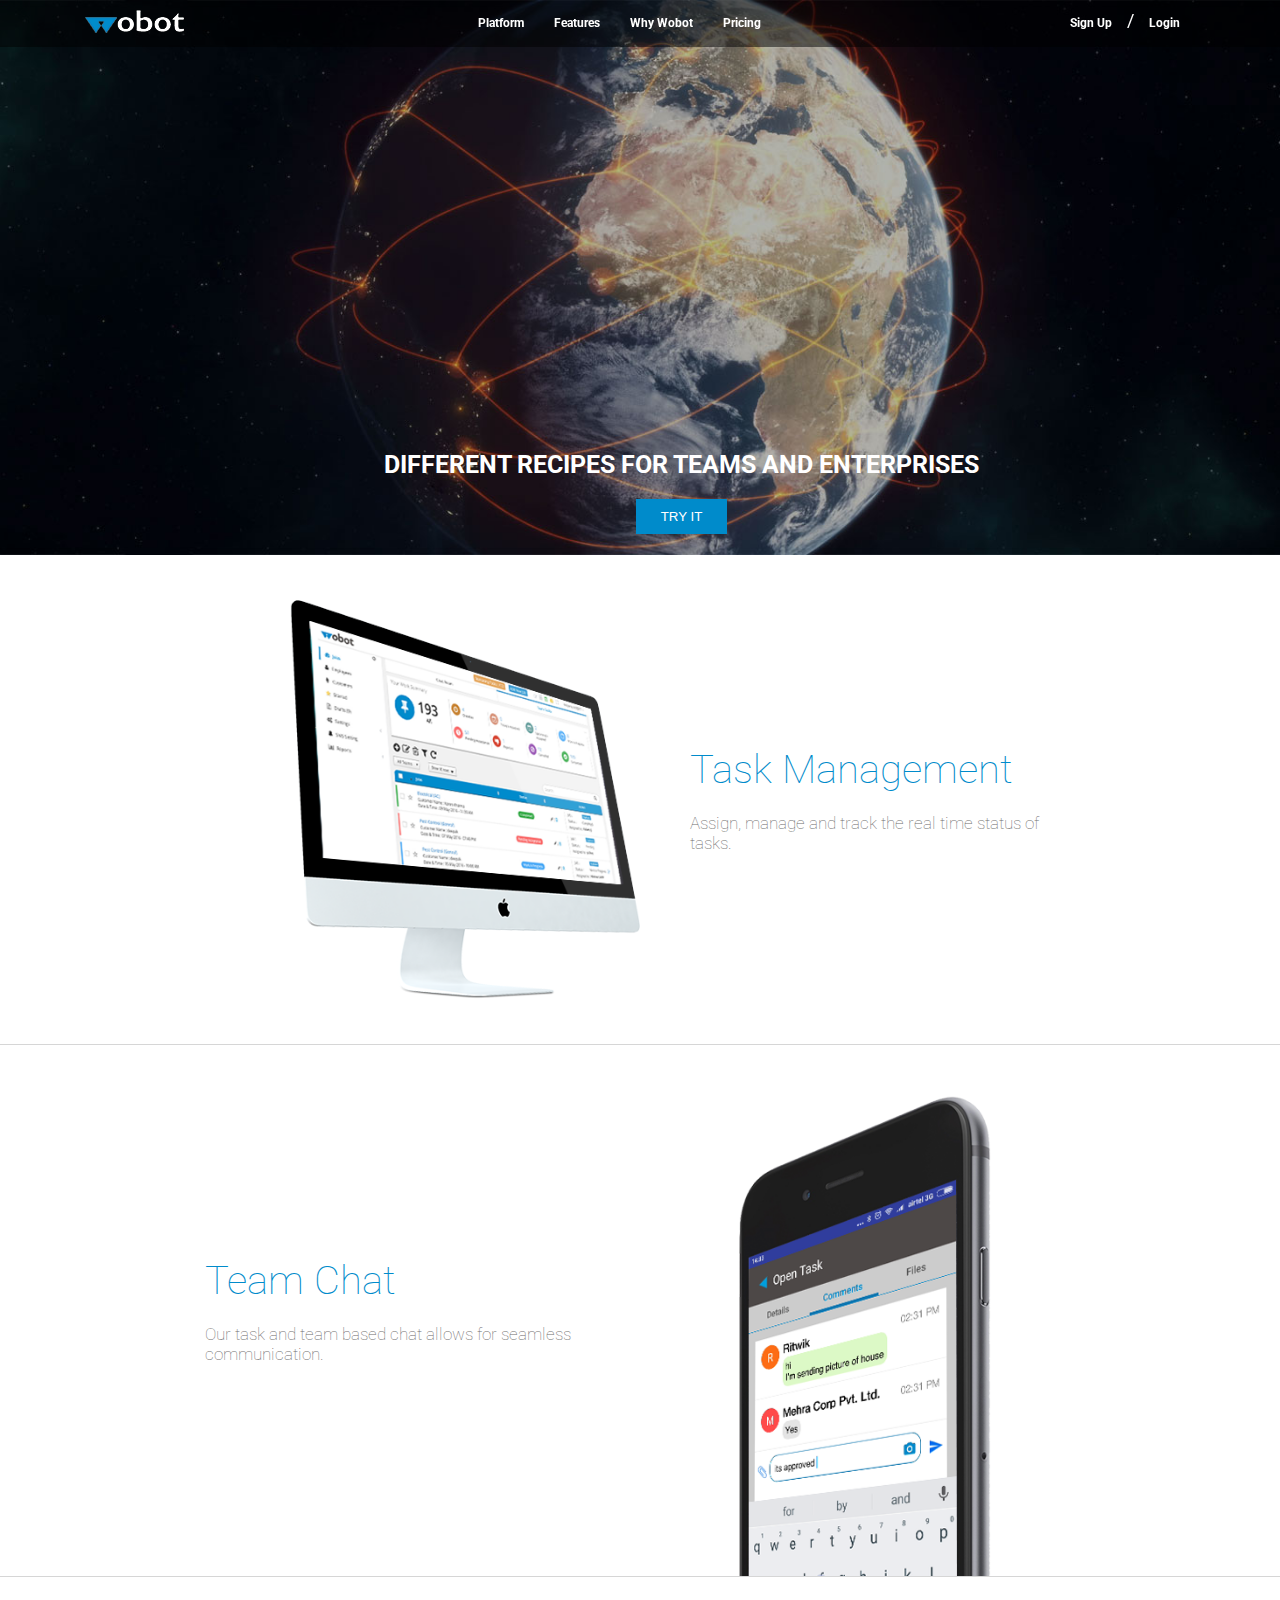
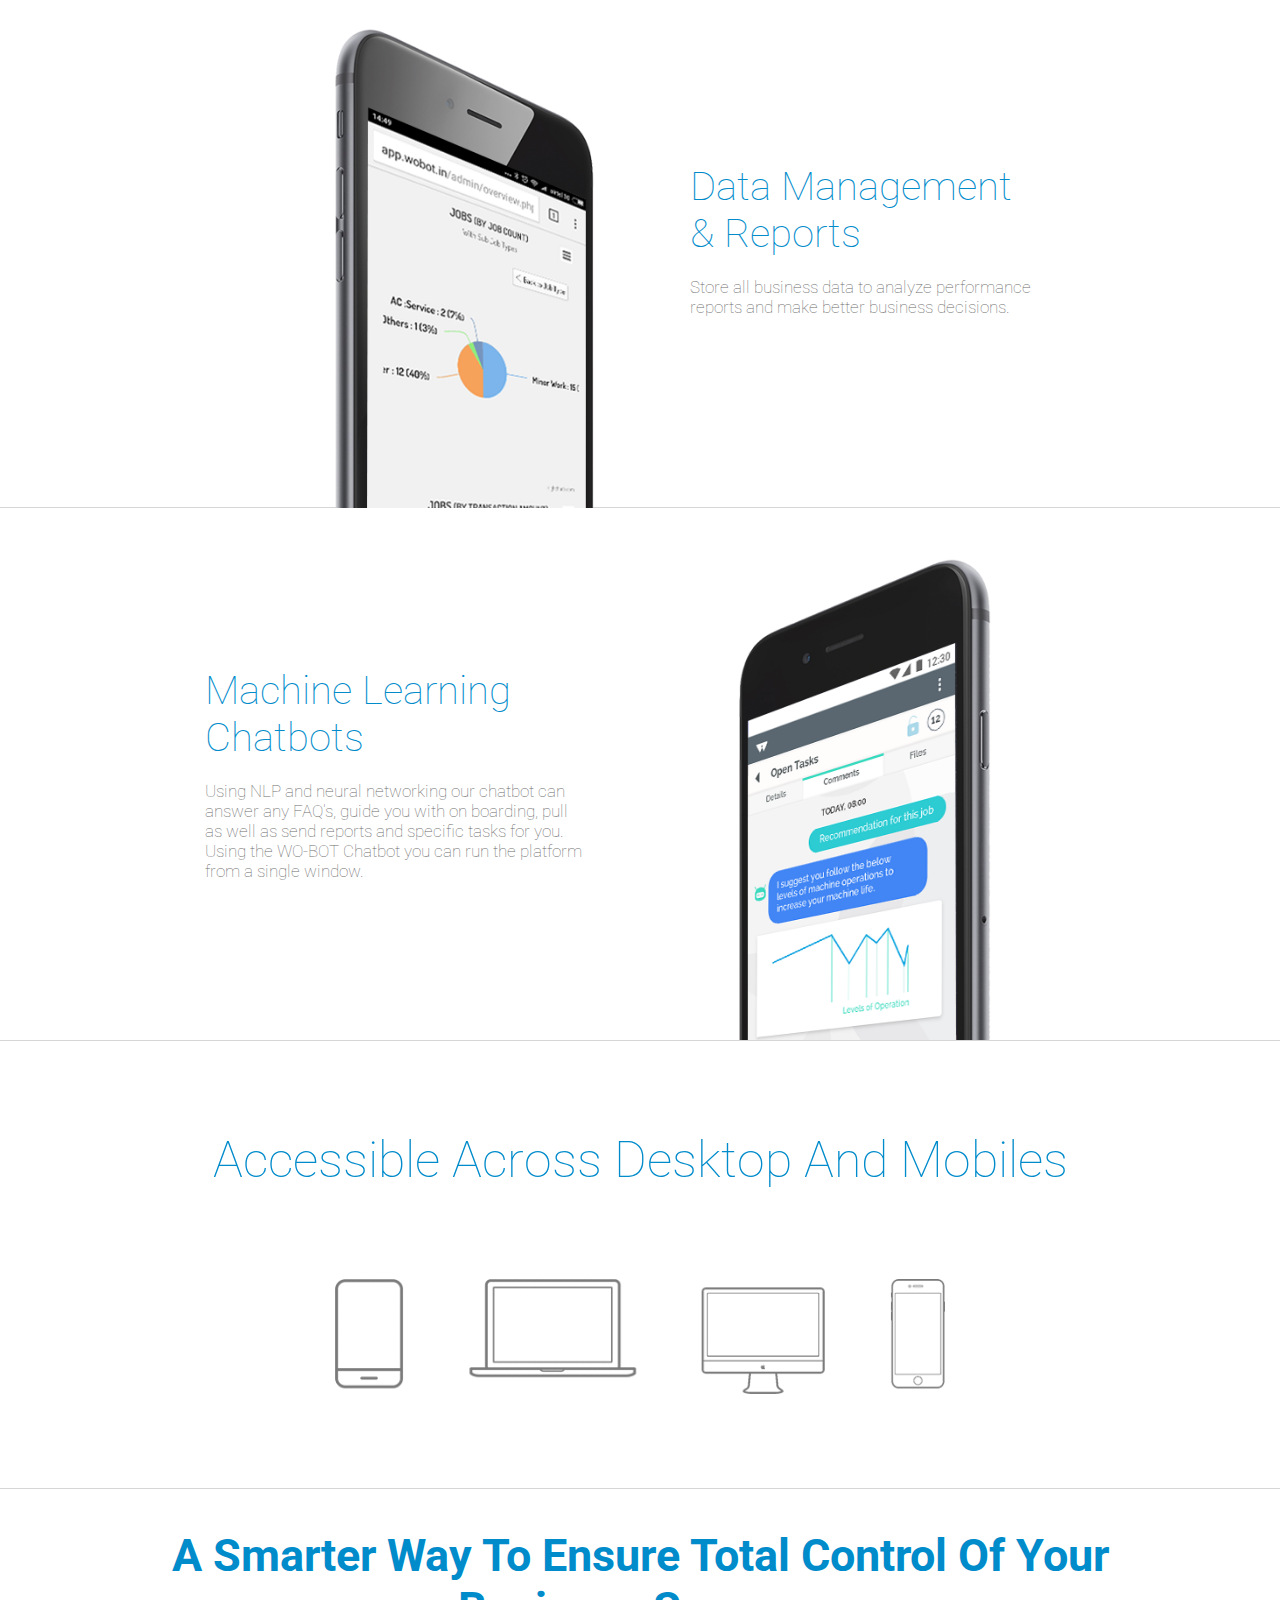
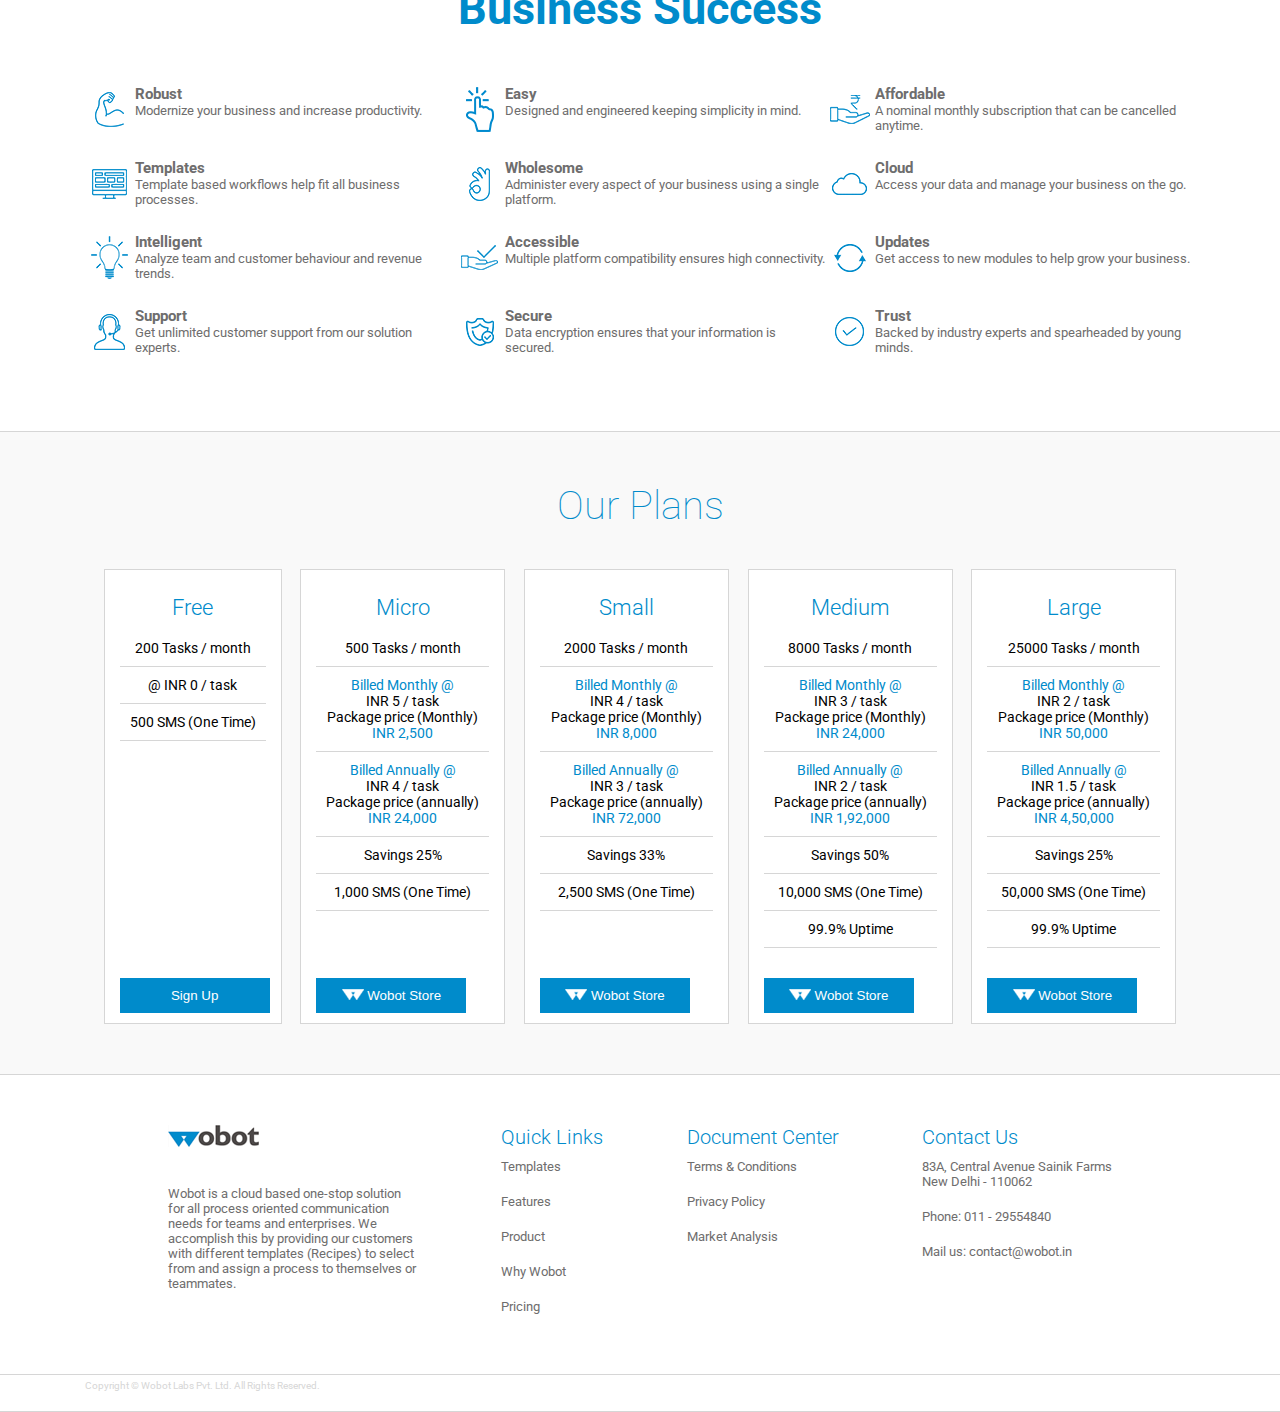
<file: index.html>
<!DOCTYPE html>
<html lang="en">
<head>
  <meta charset="UTF-8">
  <meta name="viewport" content="width=device-width, initial-scale=1.0">
  <meta http-equiv="X-UA-Compatible" content="ie=edge">
  <title>Wobot</title>
  <link rel="icon" href="asset/images/w-icon.png" type="image/png">
  <meta name="description" content="">
  <meta name="keyword" content="">
  <meta name="author" content="">
  <!-- other source files -->
  <link rel="stylesheet" href="asset/css/style.css">
</head>
<body>
  <!-- Header Start -->    
  <header class="banner">
    <div class="topnav">
      <div class="container">
        <ul class="nav">
          <li>
            <a href="#"><img src="asset/images/logo.png" alt="Wobot Logo"></a>
          </li>
          <li>
            <ul>
              <li><a href="#platform">Platform</a></li>
              <li><a href="#features">Features</a></li>
              <li><a href="#why">Why Wobot</a></li>
              <li><a href="#our-plans">Pricing</a></li>
            </ul>
          </li>
          <li>
            <ul>
              <li><a href="#">Sign Up</a></li>
              <li>/</li>
              <li><a href="#">Login</a></li>
            </ul>
          </li>
        </ul>
      </div>
    </div>
    <div>
      <img src="asset/images/banner-1.jpg" width="100%" alt="Wobot Banner">
    </div>
    <div class="banner-text">
      <h1 class="uppercase">different recipes for teams and enterprises</h1>
      <button class="uppercase"><a href="">Try It</a></button>
    </div>
  </header>    
  <!-- Header End -->
  <!-- Main Start -->
  <main>
    <!-- First Container -->
    <section>
      <div class="container">
        <div class="inline-flex">
          <div>
            <img class="f-r" width="350px" src="asset/images/task-management.png" alt="Task Management">
          </div>
          <div class="pl-5">
            <h2>Task Management</h2>
            <p>Assign, manage and track the real time status of tasks.</p>
          </div>
        </div>
      </div>
    </section>
    <!-- Second Container -->
    <section>
      <div class="container">
        <div class="inline-flex">
          <div class="pl-12">
            <h2>Team Chat</h2>
            <p>Our task and team based chat allows for seamless communication.</p>
          </div>
          <div class="pl-5">
            <img class="f-l pt-5" width="350px" src="asset/images/team-chat.png" alt="Team Chat">
          </div>
        </div>
      </div>
    </section>
    <!-- Third Container -->
    <section>
      <div class="container">
        <div class="inline-flex">
          <div>
            <img class="f-r pt-5 mb-05" width="350px" src="asset/images/data-managemnt-reports.png" alt="Data Management and Reports">
          </div>
          <div class="pl-5">
            <h2>Data Management & Reports</h2>
            <p>Store all business data to analyze performance reports and make better business decisions.</p>
          </div>
        </div>
      </div>
    </section>
    <!-- Forth Container -->
    <section>
      <div class="container">
        <div class="inline-flex">
          <div class="pl-12">
            <h2>Machine Learning Chatbots</h2>
            <p>Using NLP and neural networking our chatbot can answer any FAQ's, guide you with on boarding, pull as well as send reports and specific tasks for you. Using the WO-BOT Chatbot you can run the platform from a single window.</p>
          </div>
          <div class="pl-5">
            <img class="f-l pt-5" width="350px" src="asset/images/machine-learning.png" alt="Machine Learning Chatbots">
          </div>
        </div>
      </div>
    </section>
    <!-- Fifth Container -->
    <section id="platform">
      <div class="container">
        <div class="desktop-mobile">
          <h2>Accessible Across Desktop And Mobiles</h2>
          <img src="asset/images/desktop-mobile.png" alt="Desktop And Mobiles">
        </div>
      </div>
    </section>
    <!-- Sixth Container -->
    <section id="features">
      <div class="container">
        <div class="features-title">
          <h2>A Smarter Way To Ensure Total Control Of Your Business Success</h2>
        </div>
        <div class="features">
          <div class="features-row">
            <div class="features-set">
              <div>
                <img src="asset/images/icon-1.png" alt="Robust">
              </div>
              <div>
                <h5>Robust</h5>
                <p>Modernize your business and increase productivity.</p>
              </div>
            </div>
            <div class="features-set">
              <div>
                <img src="asset/images/icon-2.png" alt="Easy">
              </div>
              <div>
                <h5>Easy</h5>
                <p>Designed and engineered keeping simplicity in mind.</p>
              </div>
            </div>
            <div class="features-set">
              <div>
                <img src="asset/images/icon-3.png" alt="Affordable">
              </div>
              <div>
                <h5>Affordable</h5>
                <p>A nominal monthly subscription that can be cancelled anytime.</p>
              </div>
            </div>
          </div>
          <div class="features-row">
            <div class="features-set">
              <div>
                <img src="asset/images/icon-4.png" alt="Templates">
              </div>
              <div>
                <h5>Templates</h5>
                <p>Template based workflows help fit all business processes.</p>
              </div>                  
            </div>
            <div class="features-set">
              <div>
                <img src="asset/images/icon-5.png" alt="Wholesome">
              </div>
              <div>
                <h5>Wholesome</h5>
                <p>Administer every aspect of your business using a single platform.</p>
              </div>
            </div>
            <div class="features-set">
              <div>
                <img src="asset/images/icon-6.png" alt="Cloud">
              </div>
              <div>
                <h5>Cloud</h5>
                <p>Access your data and manage your business on the go.</p>
              </div>
            </div>
          </div>
          <div class="features-row">
            <div class="features-set">
              <div>
                <img src="asset/images/icon-7.png" alt="Intelligent">
              </div>
              <div>
                <h5>Intelligent</h5>
                <p>Analyze team and customer behaviour and revenue trends.</p>
              </div>
            </div>
            <div class="features-set">
              <div>
                <img src="asset/images/icon-8.png" alt="Accessible">
              </div>
              <div>
                <h5>Accessible</h5>
                <p>Multiple platform compatibility ensures high connectivity.</p>
              </div>
            </div>
            <div class="features-set">
              <div>
                <img src="asset/images/icon-9.png" alt="Updates">
              </div>
              <div>
                <h5>Updates</h5>
                <p>Get access to new modules to help grow your business.</p>
              </div>
            </div>
          </div>      
          <div class="features-row">
            <div class="features-set">
              <div>
                <img src="asset/images/icon-10.png" alt="Support">
              </div>
              <div>
                <h5>Support</h5>
                <p>Get unlimited customer support from our solution experts.</p>
              </div>
            </div>
            <div class="features-set">
              <div>
                <img src="asset/images/icon-11.png" alt="Secure">
              </div>
              <div>
                <h5>Secure</h5>
                <p>Data encryption ensures that your information is secured.</p>
              </div>
            </div>
            <div class="features-set">
              <div>
                <img src="asset/images/icon-12.png" alt="Trust">
              </div>
              <div>
                <h5>Trust</h5>
                <p>Backed by industry experts and spearheaded by young minds.</p>
              </div>
            </div>
          </div>
        </div>
      </div>
    </section>
  <!-- Seven Container -->
    <section id="our-plans" class="our-plans">
      <div class="container">
        <h2>Our Plans</h2>
        <div class="plans">
        <!-- Plan One -->
          <div>
            <h4>Free</h4>
            <p>200 Tasks / month</p>              
            <p>@ INR 0 / task</p>              
            <p>500 SMS (One Time)</p>              
            <button type="button">Sign Up</button>
          </div>
        <!-- Plan Two -->
          <div>
            <h4>Micro</h4>
            <p>500 Tasks / month</p>
            <p><span>Billed Monthly @</span><br/>
            INR 5 / task<br/>
            Package price (Monthly)<br/>
            <span>INR 2,500</span></p>
            <p><span>Billed Annually @</span><br/>
            INR 4 / task<br/>
            Package price (annually)<br/>
            <span>INR 24,000</span></p>
            <p>Savings 25%</p>
            <p>1,000 SMS (One Time)</p>
            <button type="button"><img src="asset/images/w-icon.png" alt="Wobot Store"> Wobot Store</button>
          </div>
        <!-- Plan Three -->
          <div>
            <h4>Small</h4>
            <p>2000 Tasks / month</p>
            <p><span>Billed Monthly @</span><br/>
            INR 4 / task<br/>
            Package price (Monthly)<br/>
            <span>INR 8,000</span>
            </p>
            <p><span>Billed Annually @</span><br/>
            INR 3 / task<br/>
            Package price (annually)<br/>
            <span>INR 72,000</span>
            </p>
            <p>Savings 33%</p>
            <p>2,500 SMS (One Time)</p>
            <button type="button"><img src="asset/images/w-icon.png" alt="Wobot Store"> Wobot Store</button>
          </div>
        <!-- Plan Four -->
          <div>
            <h4>Medium</h4>
            <p>8000 Tasks / month</p>
            <p>
            <span>Billed Monthly @</span><br/>
            INR 3 / task<br/>
            Package price (Monthly)<br/>
            <span>INR 24,000</span><br/>                    
            </p>
            <p>
            <span>Billed Annually @</span><br/>
            INR 2 / task<br/>
            Package price (annually)<br/>
            <span>INR 1,92,000</span>                    
            </p>
            <p>Savings 50%</p>
            <p>10,000 SMS (One Time)</p>
            <p>99.9% Uptime</p>
            <button type="button"><img src="asset/images/w-icon.png" alt="Wobot Store"> Wobot Store</button>
          </div>
        <!-- Plan Five -->
          <div>
            <h4>Large</h4>
            <p>25000 Tasks / month</p>
            <p>
            <span>Billed Monthly @</span><br/>
            INR 2 / task<br/>
            Package price (Monthly)<br/>
            <span>INR 50,000</span>
            </p>
            <p>
            <span>Billed Annually @</span><br/>
            INR 1.5 / task<br/>
            Package price (annually)<br/>
            <span>INR 4,50,000</span>
            </p>
            <p>Savings 25%</p>
            <p>50,000 SMS (One Time)</p>
            <p>99.9% Uptime</p>
            <button type="button"><img src="asset/images/w-icon.png" alt="Wobot Store"> Wobot Store</button>
          </div>
        </div>
      </div>
    </section>
  </main>
<!-- Main End -->
<!-- Footer Start -->
  <footer id="why">
    <section>
      <div class="container">
        <div class="footer">
          <div>
            <img src="asset/images/footer-logo.png" alt="Wobot Footer Logo">
            <p class="mt-1">Wobot is a cloud based one-stop solution for all process oriented communication needs for teams and enterprises. We accomplish this by providing our customers with different templates (Recipes) to select from and assign a process to themselves or teammates.</p>
          </div>
          <div>
            <h5>Quick Links</h5>
            <p>Templates</p>
            <p>Features</p>
            <p>Product</p>
            <p>Why Wobot</p>
            <p>Pricing</p>
          </div>
          <div>
            <h5>Document Center</h5>
            <p>Terms & Conditions</p>
            <p>Privacy Policy</p>
            <p>Market Analysis</p>
          </div>
          <div>
            <h5>Contact Us</h5>
            <p>83A, Central Avenue Sainik Farms <br>New Delhi - 110062</p>
            <p>Phone: 011 - 29554840</p>
            <p>Mail us: contact@wobot.in</p>
          </div>
        </div>
      </div>
    </section>
    <!-- Copy right -->
    <section>
      <div class="container">
        <div class="copyright">
          <div>
            <p>Copyright © Wobot Labs Pvt. Ltd. All Rights Reserved.</p>
          </div>
        </div>
      </div>
    </section>
  </footer>
<!-- Footer End -->
<script src="asset/js/main.js"></script>
</body>
</html>
</file>
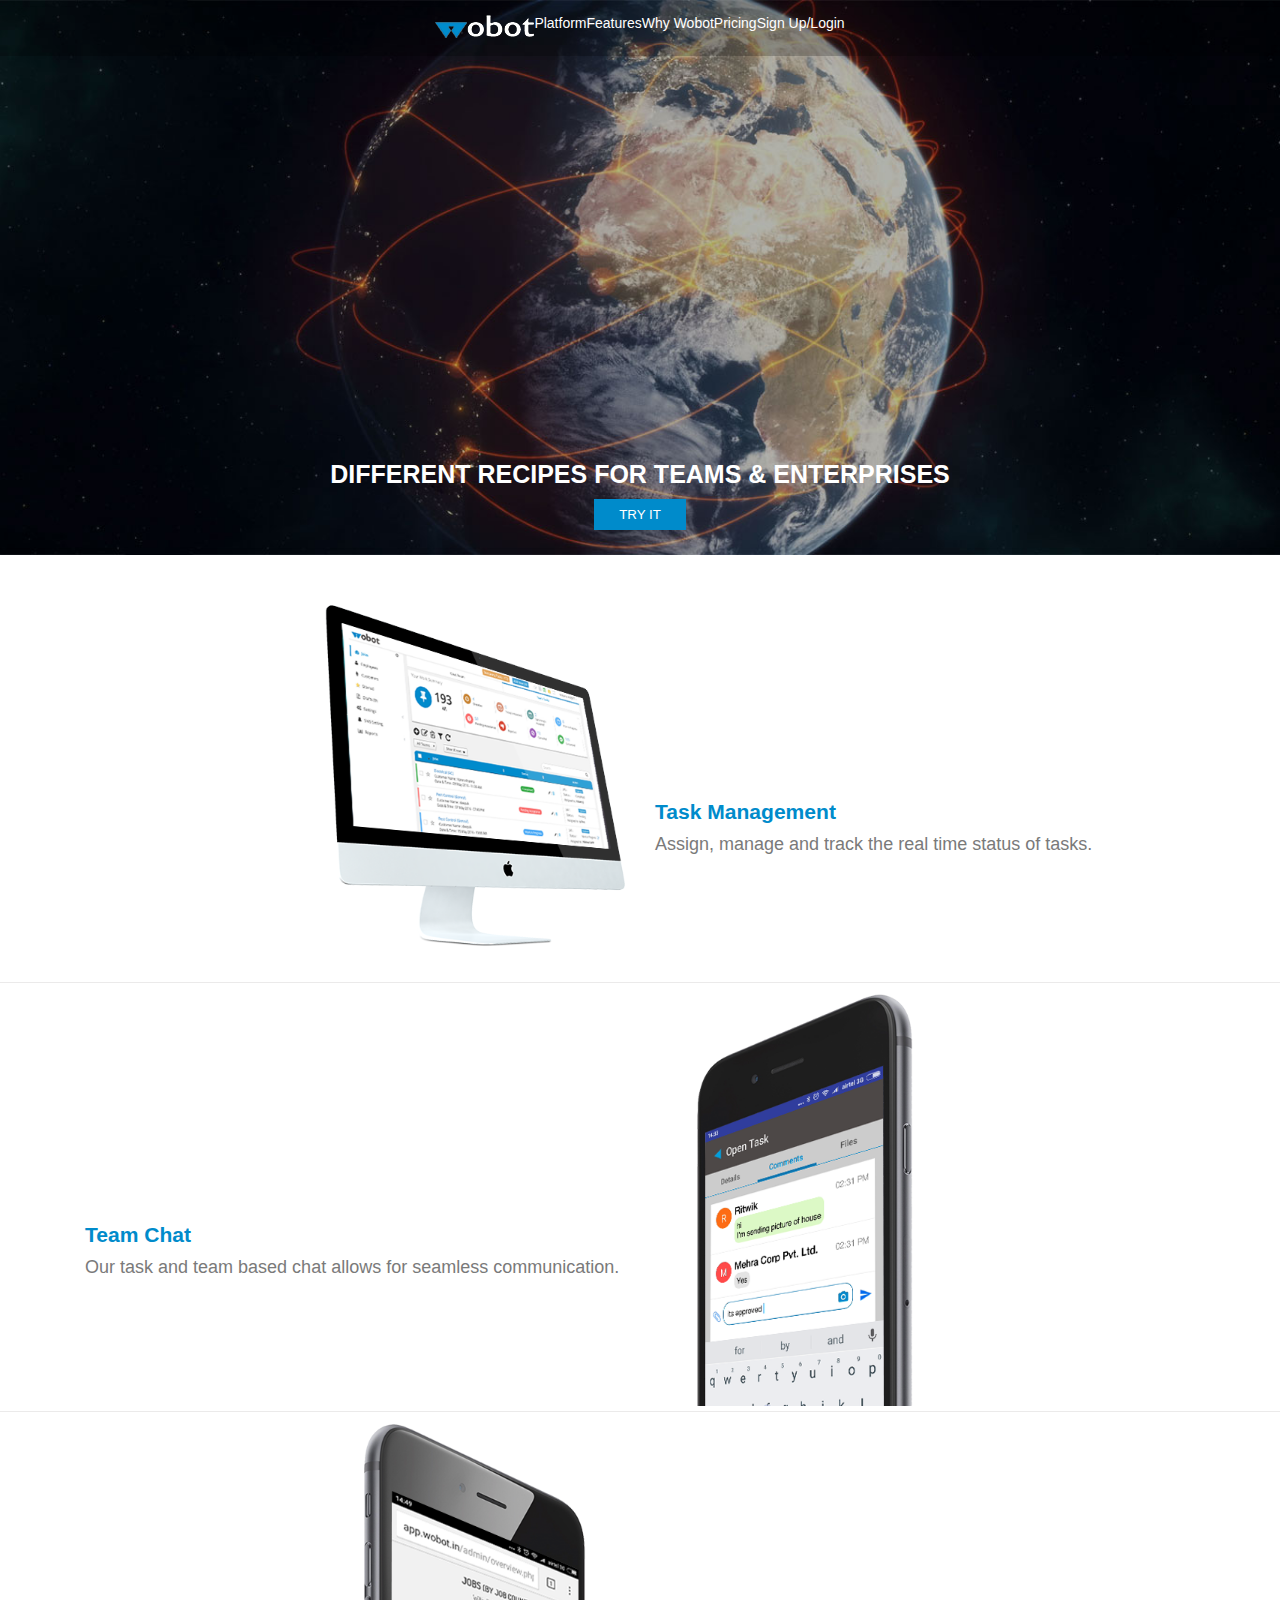
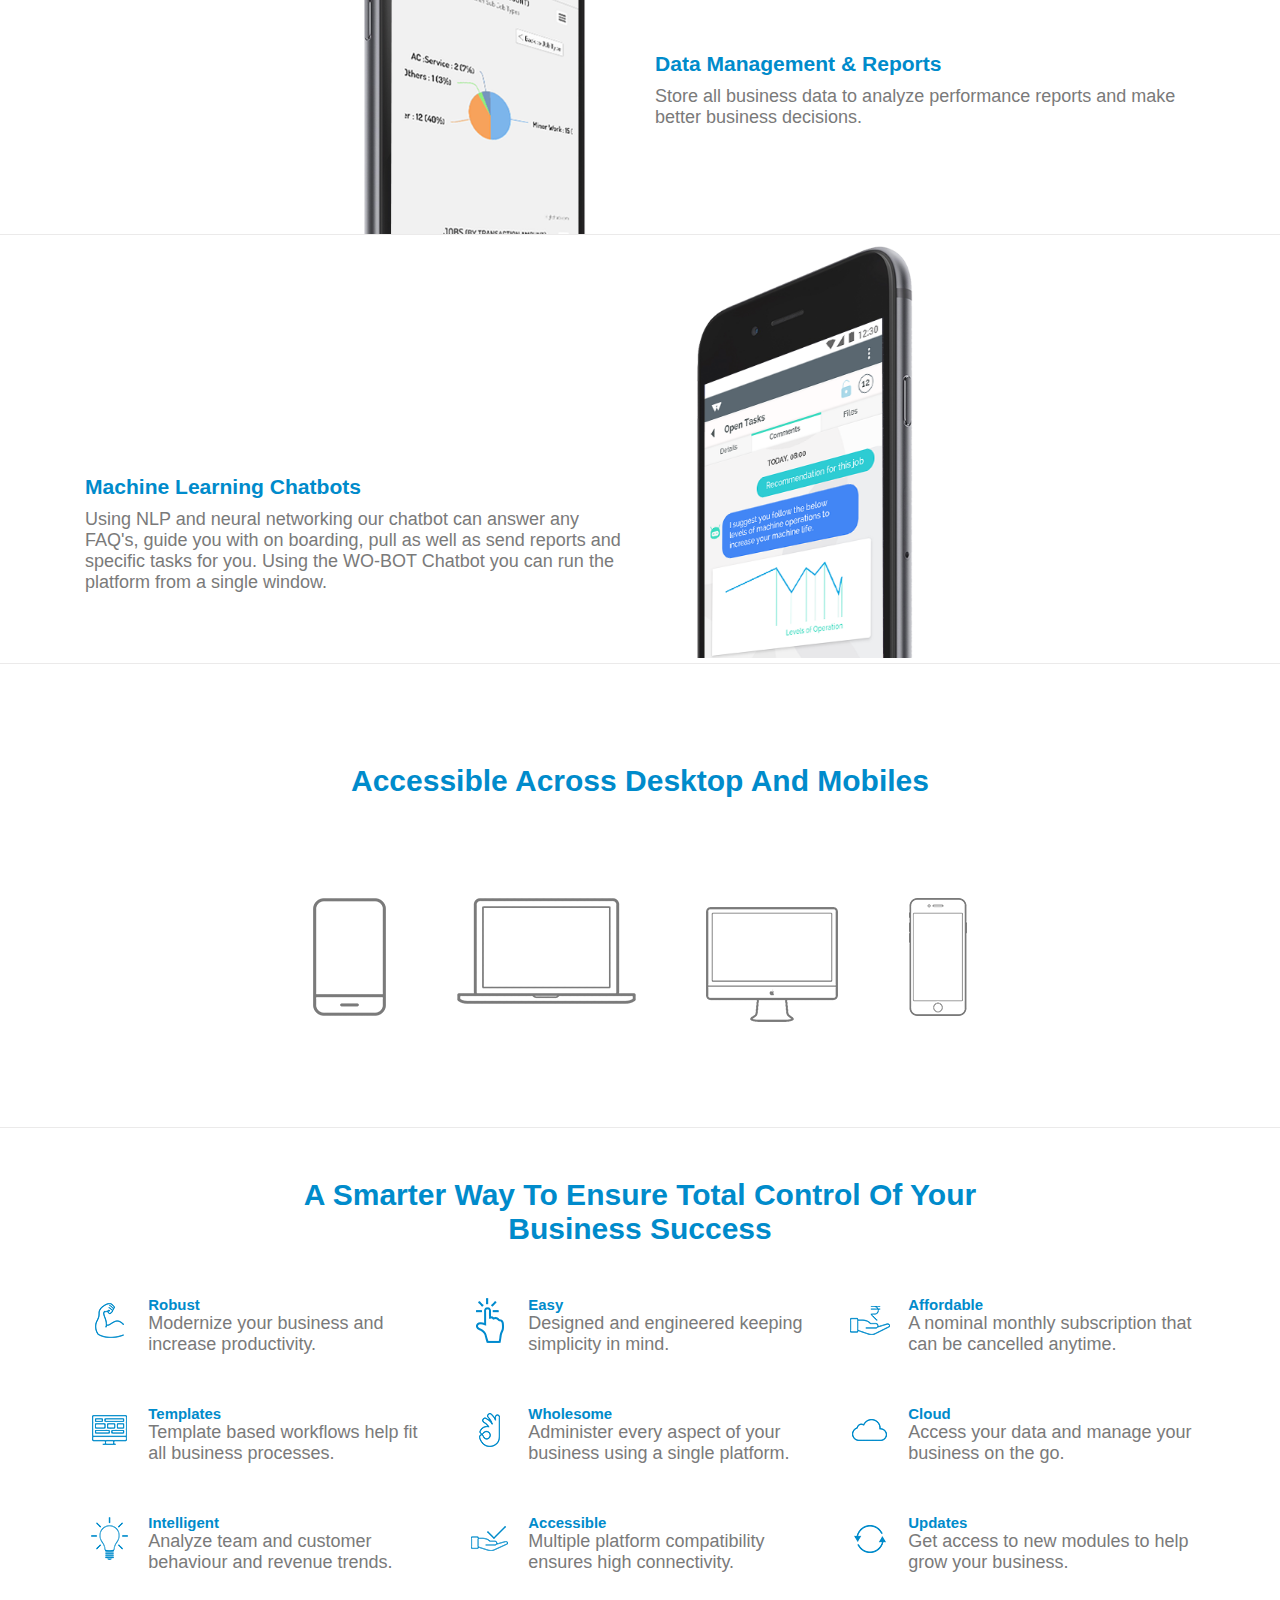
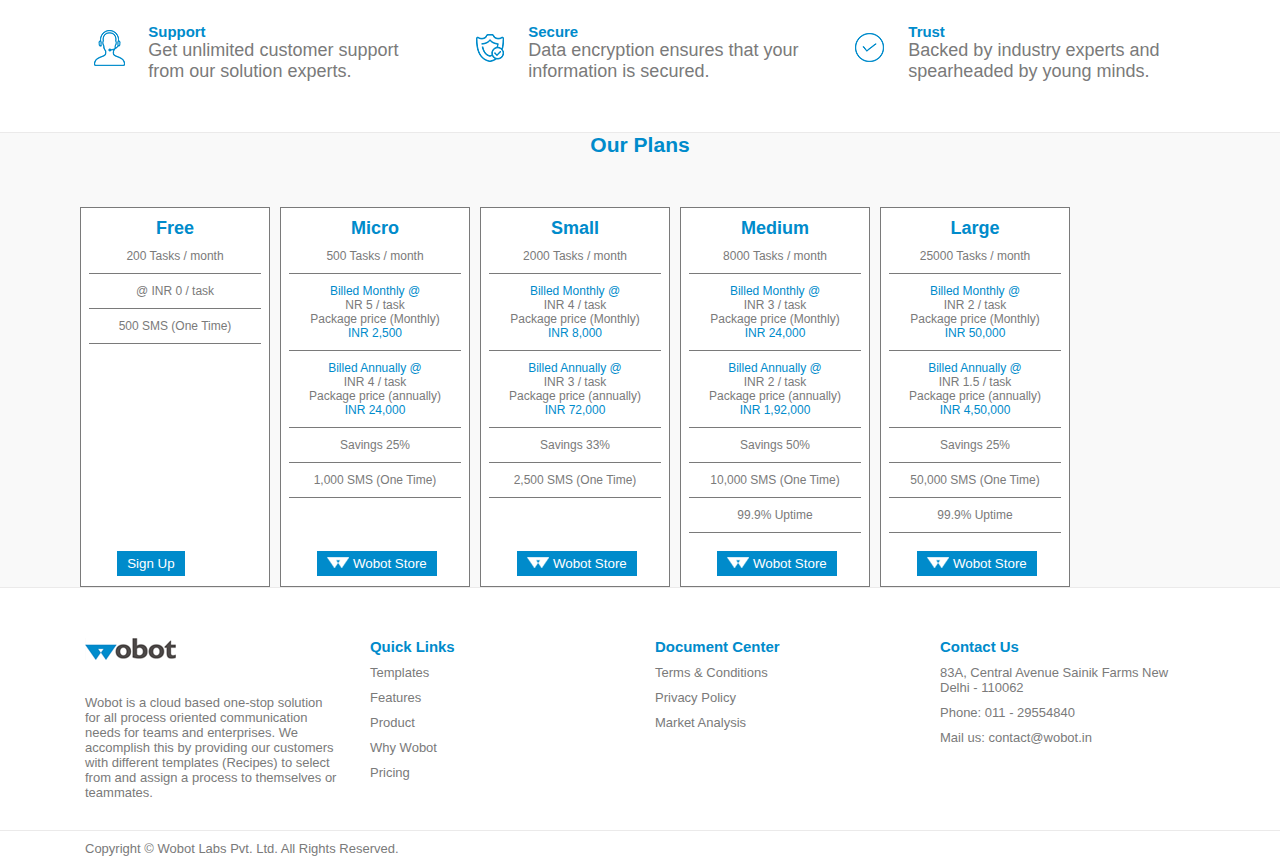
<file: index-1.html>
<!DOCTYPE html>
<html lang="en">
<head>
  <meta charset="UTF-8">
  <meta name="viewport" content="width=device-width, initial-scale=1.0">
  <meta http-equiv="X-UA-Compatible" content="ie=edge">
  <title>Wobot</title>
  <link rel="icon" href="asset/images/w-icon.png" type="image/png">
  <meta name="description" content="">
  <meta name="keyword" content="">
  <meta name="author" content="">
  <!-- other source files -->
  <!-- <link rel="stylesheet" href="asset/css/style.css"> -->
  <link rel="stylesheet" href="asset/css/main.css">
</head>
<body>
  <!-- Header Start -->    
  <header>
  <div class="topnav">
    <div class="container">
      <ul class="flex">
        <li class="list-inline f-l">
          <a href="#">
            <img src="asset/images/logo.png" alt="">
          </a>
        </li>
        <li class="list-inline-item">
          <ul class="flex">
            <li class="list-inline-item"><a href="#">Platform</a></li>
            <li class="list-inline-item"><a href="#">Features</a></li>
            <li class="list-inline-item"><a href="#">Why Wobot</a></li>
            <li class="list-inline-item"><a href="#">Pricing</a></li>
          </ul>
        </li>
        <li class="list-inline-item f-r">
          <ul class="flex">
            <li class="list-inline-item"><a href="#">Sign Up</a></li>
            <li class="list-inline-item">/</li>
            <li class="list-inline-item"><a href="#">Login</a></li>
          </ul>
        </li>
      </ul>
      
      <!-- <div class="row">
            <div class="col-md-3">
                <a href="#">
                    <img src="asset/images/logo.png" alt="">
                  </a>
            </div>
            <div class="col-md-6 pt-1">
                <ul class="list-inline text-center">
                    <li class="list-inline-item"><a href="#" class="topnav-2">Platform</a></li>
                    <li class="list-inline-item"><a href="#" class="topnav-2">Features</a></li>
                    <li class="list-inline-item"><a href="#" class="topnav-2">Why Wobot</a></li>
                    <li class="list-inline-item"><a href="#" class="topnav-2">Pricing</a></li>
                  </ul>
            </div>
            <div class="col-md-3 pt-1">
                <ul class="list-inline f-r">
                    <li class="list-inline-item"><a href="#" class="topnav-3">Sign Up</a></li>
                    <li class="list-inline-item">/</li>
                    <li class="list-inline-item"><a href="#" class="topnav-3">Login</a></li>
                  </ul>
            </div>
          </div> -->
        </div>
   </div>
    
    <div>
        <img src="asset/images/banner-1.jpg" width="100%" alt="">
      </div>
      <div class="container banner-text">
        <h1 class="uppercase">DIFFERENT RECIPES FOR TEAMS & ENTERPRISES</h1>
        <button class="uppercase">Try It</button>
      </div>
  </header>
  <!-- Header End -->

  <!-- Main Start -->
  <main>
    <!-- Banner -->
    <!-- First Container -->
    <div class="container mt-3">
      <div class="row">  
        <div class="col-md-6">
          <img src="asset/images/task-management.png" alt="" class="f-r img-1">
        </div>
        <div class="col-md-6 pt-2">
          <h3>Task Management</h3>
          <p class="mt-3">Assign, manage and track the real time status of tasks.</p>
        </div>
      </div>
    </div>
    <div class="bottom-line"></div>
    <!-- Second Container -->
    <div class="container mt-3">
      <div class="row">  
        <div class="col-md-6 pt-2">
          <h3>Team Chat</h3>
          <p class="mt-3">Our task and team based chat allows for seamless communication.</p>
        </div>
        <div class="col-md-6">
          <img src="asset/images/team-chat.png" alt="" class="img-1">
        </div>
      </div>
    </div>
    <div class="bottom-line"></div>
    <!-- Third Container -->
    <div class="container mt-3">
      <div class="row">  
        <div class="col-md-6">
          <img src="asset/images/data-managemnt-reports.png" alt="" class="f-r img-1">
        </div>
        <div class="col-md-6 pt-2">
          <h3>Data Management & Reports</h3>
          <p class="mt-3">Store all business data to analyze performance reports and make better business decisions.</p>
        </div>
      </div>
    </div>
    <div class="bottom-line"></div>
    <!-- Forth Container -->
    <div class="container mt-3">
      <div class="row">  
        <div class="col-md-6 pt-2">
          <h3>Machine Learning Chatbots</h3>
          <p class="mt-3">Using NLP and neural networking our chatbot can answer any FAQ's, guide you with on boarding, pull as well as send reports and specific tasks for you. Using the WO-BOT Chatbot you can run the platform from a single window.</p>
        </div>
        <div class="col-md-6">
          <img src="asset/images/machine-learning.png" alt="" class="img-1">
        </div>
      </div>
    </div>
    <div class="bottom-line"></div>
    <!-- Fifth Container -->
    <div class="container">
      <h2 class="mt-2 text-center">Accessible Across Desktop And Mobiles</h2>
      <div class="text-center mt-2 mb-2">
          <img src="asset/images/desktop-mobile.png" alt="" class="img-2">
      </div>
    </div>
    <div class="bottom-line"></div>
    <!-- Sixth Container -->
    <div class="container">
      <h2 class="mt-4  mb-1 text-center">A Smarter Way To Ensure Total Control Of Your <br/>Business Success</h2>
      <div class="row mb-1">
        <div class="col-md-4">
          <div class="row">
            <div class="col-md-2">
              <img src="asset/images/icon-1.png" alt="">
            </div>
            <div class="col-md-10">
              <h5>Robust</h5>
              <p>Modernize your business and increase productivity.</p>
            </div>
          </div>
        </div>
        <div class="col-md-4">
          <div class="row">
            <div class="col-md-2">
              <img src="asset/images/icon-2.png" alt="">
            </div>
            <div class="col-md-10">
              <h5>Easy</h5>
              <p>Designed and engineered keeping simplicity in mind.</p>
            </div>
          </div>
          </div>
          <div class="col-md-4">
            <div class="row">
              <div class="col-md-2">
                <img src="asset/images/icon-3.png" alt="">
              </div>
              <div class="col-md-10">
                <h5>Affordable</h5>
                <p>A nominal monthly subscription that can be cancelled anytime.</p>
              </div>
            </div>
          </div>
      </div>
      <div class="row mb-1">
        <div class="col-md-4">
          <div class="row">
            <div class="col-md-2">
              <img src="asset/images/icon-4.png" alt="">
            </div>
            <div class="col-md-10">
              <h5>Templates</h5>
              <p>Template based workflows help fit all business processes.</p>
            </div>
          </div>
        </div>
        <div class="col-md-4">
          <div class="row">
            <div class="col-md-2">
              <img src="asset/images/icon-5.png" alt="">
            </div>
            <div class="col-md-10">
              <h5>Wholesome</h5>
              <p>Administer every aspect of your business using a single platform.</p>
            </div>
          </div>
          </div>
          <div class="col-md-4">
            <div class="row">
              <div class="col-md-2">
                <img src="asset/images/icon-6.png" alt="">
              </div>
              <div class="col-md-10">
                <h5>Cloud</h5>
                <p>Access your data and manage your business on the go.</p>
              </div>
            </div>
          </div>
      </div>
      <div class="row mb-1">
        <div class="col-md-4">
          <div class="row">
            <div class="col-md-2">
              <img src="asset/images/icon-7.png" alt="">
            </div>
            <div class="col-md-10">
              <h5>Intelligent</h5>
              <p>Analyze team and customer behaviour and revenue trends.</p>
            </div>
          </div>
        </div>
        <div class="col-md-4">
          <div class="row">
            <div class="col-md-2">
              <img src="asset/images/icon-8.png" alt="">
            </div>
            <div class="col-md-10">
              <h5>Accessible</h5>
              <p>Multiple platform compatibility ensures high connectivity.</p>
            </div>
          </div>
          </div>
          <div class="col-md-4">
            <div class="row">
              <div class="col-md-2">
                <img src="asset/images/icon-9.png" alt="">
              </div>
              <div class="col-md-10">
                <h5>Updates</h5>
                <p>Get access to new modules to help grow your business.</p>
              </div>
            </div>
          </div>
      </div>
      <div class="row mb-1">
        <div class="col-md-4">
          <div class="row">
            <div class="col-md-2">
              <img src="asset/images/icon-10.png" alt="">
            </div>
            <div class="col-md-10">
              <h5>Support</h5>
              <p>Get unlimited customer support from our solution experts.</p>
            </div>
          </div>
        </div>
        <div class="col-md-4">
          <div class="row">
            <div class="col-md-2">
              <img src="asset/images/icon-11.png" alt="">
            </div>
            <div class="col-md-10">
              <h5>Secure</h5>
              <p>Data encryption ensures that your information is secured.</p>
            </div>
          </div>
          </div>
          <div class="col-md-4">
            <div class="row">
              <div class="col-md-2">
                <img src="asset/images/icon-12.png" alt="">
              </div>
              <div class="col-md-10">
                <h5>Trust</h5>
                <p>Backed by industry experts and spearheaded by young minds.</p>
              </div>
            </div>
          </div>
      </div>
    </div>
    <div class="bottom-line"></div>
    <!-- Seven Container -->
    <div class="plans">
        <div class="container">
            <h3 class="text-center mb-1">Our Plans</h3>
            <div class="row">
              <!-- Plan One -->
            <div class="col-md-2 box">
              <h4>Free</h4>
              <p>200 Tasks / month</p>              
              <p>@ INR 0 / task</p>              
              <p>500 SMS (One Time)</p>              
              <button class="sign-button">Sign Up</button>
            </div>
              <!-- Plan Two -->
              <div class="col-md-2 box">
                  <h4>Micro</h4>
                  <p>500 Tasks / month</p>
                  <p><span>Billed Monthly @</span><br/>
                      NR 5 / task<br/>
                      Package price (Monthly)<br/>
                      <span>INR 2,500</span>
                  </p>
                  <p>
                      <span>Billed Annually @</span><br/>
                      INR 4 / task<br/>
                      Package price (annually)<br/>
                      <span>INR 24,000</span>
                  </p>
                  <p>Savings 25%</p>
                  <p>1,000 SMS (One Time)</p>
                  <button><img src="asset/images/w-icon.png" alt=""> Wobot Store</button>
                </div>
              <!-- Plan Three -->
              <div class="col-md-2 box">
                  <h4>Small</h4>
                  <p>2000 Tasks / month</p>
                  <p><span>Billed Monthly @</span><br/>
                      INR 4 / task<br/>
                      Package price (Monthly)<br/>
                      <span>INR 8,000</span>
                    </p>
                    <p><span>Billed Annually @</span><br/>
                      INR 3 / task<br/>
                      Package price (annually)<br/>
                      <span>INR 72,000</span>
                    </p>
                  <p>Savings 33%</p>
                  <p>2,500 SMS (One Time)</p>
                  <button><img src="asset/images/w-icon.png" alt=""> Wobot Store</button>
                </div>
            <!-- Plan Four -->
            <div class="col-md-2 box">
                <h4>Medium</h4>
                <p>8000 Tasks / month</p>
                <p>
                    <span>Billed Monthly @</span><br/>
                    INR 3 / task<br/>
                    Package price (Monthly)<br/>
                    <span>INR 24,000</span><br/>                    
                </p>
                <p>
                    <span>Billed Annually @</span><br/>
                    INR 2 / task<br/>
                    Package price (annually)<br/>
                    <span>INR 1,92,000</span>                    
                </p>
                <p>Savings 50%</p>
                <p>10,000 SMS (One Time)</p>
                <p>99.9% Uptime</p>
                <button><img src="asset/images/w-icon.png" alt=""> Wobot Store</button>
              </div>
        <!-- Plan Five -->
        <div class="col-md-2 box">
            <h4>Large</h4>
            <p>25000 Tasks / month</p>
            <p>
                <span>Billed Monthly @</span><br/>
                INR 2 / task<br/>
                Package price (Monthly)<br/>
                <span>INR 50,000</span>
            </p>
            <p>
                <span>Billed Annually @</span><br/>
                INR 1.5 / task<br/>
                Package price (annually)<br/>
                <span>INR 4,50,000</span>
            </p>
            <p>Savings 25%</p>
            <p>50,000 SMS (One Time)</p>
            <p>99.9% Uptime</p>
            <button><img src="asset/images/w-icon.png" alt=""> Wobot Store</button>
          </div>
          </div> 
          </div>
    </div>
    <div class="bottom-line"></div>
  </main>
<!-- Main End -->
<!-- Footer Start -->
  <footer>
    <div class="container mt-4 mb-4">
      <div class="row">
        <div class="col-md-3">
          <img src="asset/images/footer-logo.png" alt="">
          <p class="mt-1">Wobot is a cloud based one-stop solution for all process oriented communication needs for teams and enterprises. We accomplish this by providing our customers with different templates (Recipes) to select from and assign a process to themselves or teammates.</p>
        </div>
        <div class="col-md-3">
          <h5>Quick Links</h5>
          <p class="mt-3 mb-3">Templates</p>
          <p class="mt-3 mb-3">Features</p>
          <p class="mt-3 mb-3">Product</p>
          <p class="mt-3 mb-3">Why Wobot</p>
          <p class="mt-3 mb-3">Pricing</p>
        </div>
        <div class="col-md-3">
          <h5>Document Center</h5>
          <p class="mt-3 mb-3">Terms & Conditions</p>
          <p class="mt-3 mb-3">Privacy Policy</p>
          <p class="mt-3 mb-3">Market Analysis</p>
        </div>
        <div class="col-md-3">
          <h5>Contact Us</h5>
          <p class="mt-3 mb-3">83A, Central Avenue Sainik Farms New Delhi - 110062</p>
          <p class="mt-3 mb-3">Phone: 011 - 29554840</p>
          <p class="mt-3 mb-3">Mail us: contact@wobot.in</p>
        </div>
      </div>
    </div>
    <div class="bottom-line"></div>
      <!-- Copy right -->
      <div class="container mt-3 mb-3">
          <div class="col-md-12 copy">
            <p>Copyright © Wobot Labs Pvt. Ltd. All Rights Reserved.</p>
          </div>
      </div>
  </footer>
<!-- Footer End -->
</body>
</html>
</file>
<file: asset/css/style.css>
@import url('https://fonts.googleapis.com/css?family=Roboto:100&display=swap');
* {
    margin: 0;
    padding: 0;
    box-sizing: border-box;
}
html {
    font-size: 10px;
}
body {
    font-size: 1.8rem;
    font-family: 'Roboto', sans-serif;
}
.container {
    width: 100%;
    padding: 0 1.5rem;
    margin: 0 auto;
}

.topnav {
    position: fixed;
    background-color: #00000080;
    padding: 1rem 0;
    width: 100%;
    z-index: 1;
}
.nav {
    display: flex;
    justify-content: space-between;
    flex-wrap: wrap;
}
.nav li {
    list-style: none;
    /* padding: 0 7rem; */
    /* font-size: 1.4rem !important; */
}
.nav li ul {
    display: flex;
}
.nav li ul li {
    padding: 0 0;
    /* display: inline-flex; */
    vertical-align: middle;
    color: #ffffff;
}
.nav ul li a {
    text-decoration: none;
    color: #ffffff;
    padding: 1.5rem;
    font-size: 1.2rem;
    font-weight: bolder;
}
.uppercase {
    text-transform: uppercase;
}
.banner-text {
    top: 50%;
    left: 30%;
    position: absolute;
    text-align: center;
}
.banner-text h1 {
    color: #ffffff;
    font-size: 2.5rem;
    font-weight: bolder;
}
.banner-text button {
    padding: 1rem 2.5rem;
    margin-top: 2rem;
    background-color: #008bcb;
    border: 0;    
}
.banner-text button a {
    text-decoration: none;
    color: #ffffff;
}
/* Main */
section {
    border-bottom: 0.1rem solid #d6d6d6;
}
.inline-flex {
    display: inline-flex;
    align-items: center;
    width: 100%;
}
.inline-flex div {
    width: 50%;
}
.inline-flex div h2 {
    font-size: 4rem;
    font-weight: 100;
    color: #008bcb;
    font-family: roboto;
    width: 35.5rem;
}
.inline-flex div p {
    font-size: 1.7rem;
    font-weight: 100;
    color: #6e6d6d;
    font-family: roboto;
    width: 38.1rem;
    margin-top: 2rem;
}
.mb-05 {
    margin-bottom: -0.5rem;
}
.pl-5 {
    padding-left: 5rem;
}
.pl-12 {
    padding-left: 12rem;
}
.pt-5{
    padding-top: 5rem;
}
.f-l {
    float: left;
}
.f-r {
    float: right;
}
.desktop-mobile {
    text-align: center;
    padding: 9rem 0;
}
.desktop-mobile h2 {
    font-size: 5rem;
    font-weight: 100;
    color: #008bcb;
    font-family: roboto;
    margin-bottom: 9rem;
}
.desktop-mobile img {
    width: 55%;
}
/* Sixth Container */
.features-title {
    font-size: 3rem;
    font-weight: 100;
    color: #008bcb;
    font-family: roboto;
    text-align: center;
    padding-top: 4rem;
}
.features {
    padding: 5rem 0;
}
.features-row {
    display: flex;
    /* justify-content: space-between; */
    padding-bottom: 2rem;
}
.features-set {
    display: flex;
    /* justify-content: space-between; */
    width: -webkit-fill-available;
    color: #6e6d6d;
    /* word-break: break-word; */
}
.features-set h5 {}
.features-set p {
    font-size: 1.3rem;
}

/* Seven Container */
.our-plans{
    background-color: #f9f9f9;
    padding: 5rem 0;
}
.our-plans div h2 {
    font-size: 4rem;
    font-weight: 100;
    color: #008bcb;
    font-family: roboto;
    text-align: center;
    padding-bottom: 4rem;
}
.plans {
    display: flex;
    justify-content: space-evenly;
}
.plans div {
    background-color: #ffffff;
    border: 0.1rem solid #d6d6d6;
    padding: 1.5rem;
    position: relative;
    height: 45.5rem;
}
.plans div h4 {
    font-size: 2.2rem;
    font-weight: 300;
    color: #008bcb;
    font-family: roboto;
    padding: 1rem;
    text-align: center;
}
.plans div p {
    font-size: 1.4rem;
    padding: 1rem;
    border-bottom: 0.1rem solid #d6d6d6;
    text-align: center;
}
.plans div p span {
    color: #008bcb;
}
.plans div button {
    background-color: #008bcb;
    color: #ffffff;
    padding: 1rem 0;
    border: 0;
    width: 15rem;
    position: absolute;
    bottom: 1rem;
}
/* footer */
.footer {
    display: flex;
    justify-content: space-evenly;
    padding: 5rem 0;
}
.footer div:first-child {
    width: 25rem;
}
.footer div img {
    padding-bottom: 2.5rem;
}
.footer div p {
    font-size: 1.3rem;
    padding: 1rem 0;
    color: #6e6d6d;
}
.footer div h5 {
    font-size: 2rem;
    font-weight: 300;
    color: #008bcb;
    font-family: roboto;
}
/* Copy Right */
.copyright {
    display: flex;
    justify-content: space-between;
}
.copyright div {
    color: #d6d6d6;
    font-size: 1rem;
    padding-top: 0.5rem;
    padding-bottom: 2rem;
}

/* Reponsive */
@media (min-width:576px) {
    .container {
        max-width: 540px;
    }
}
@media (min-width:992px) {
    .container {
        max-width: 960px;
    }
}
@media (min-width:1200px) {
    .container {
        max-width: 1140px;
    }
}
</file>
<file: asset/css/main.css>
@import url('https://fonts.googleapis.com/css?family=Roboto:100,300&display=swap');
* {
    margin: 0;
    padding: 0;
    box-sizing: border-box;
}
html {
    font-size: 10px;
}
body {
    font-size: 1.8rem;
    font-family: 'Roboto:300', sans-serif;
}
h2 {
    color:#008bcb;
    font-size: 3rem;
}
h3 {
    color:#008bcb;
    font-family: 'Roboto:100', sans-serif;
}
h4 {
    color:#008bcb;
    text-align: center;
}
h5 {
    color:#008bcb;
}
p {
    color: #7a7a7a;
}
a, a:hover {
    color: #ffffff;
    text-decoration: none;
}
a:hover {
    transform: scale(2);
}

/* common css */
.container {
    width: 100%;
    padding-right: 15px;
    padding-left: 15px;
    margin-right: auto;
    margin-left: auto;
}
.row {
    display: -ms-flexbox;
    display: flex;
    -ms-flex-wrap: wrap;
    flex-wrap: wrap;
    margin-right: -15px;
    margin-left: -15px;
}
.col-md-2,
.col-md-3,
.col-md-4,
.col-md-6,
.col-md-10,
.col-md-12 {
    position: relative;
    width: 100%;
    padding-right: 15px;
    padding-left: 15px;
}
.mt-1 {
    margin-top: 3rem;
}
.mt-2 {
    margin-top: 10rem;
}    
.mt-3 {
    margin-top: 1rem;
}
.mt-4 {
    margin-top: 5rem;
}
.mb-1 {
    margin-bottom: 5rem;
}
.mb-2 {
    margin-bottom: 10rem;
}
.mb-3 {
    margin-bottom: 1rem;
}
.mb-4 {
    margin-bottom: 3rem;
}
.pt-1{
    padding-top: 0.6rem;
}
.pt-2 {
    padding-top: 230px;
  }
.list-inline {
    padding-left: 0;
    list-style: none;
}
.list-inline-item {
    display: inline-block;
}
.text-center {
    text-align: center;
}
.f-r {
    float: right;
}
.uppercase {
    text-transform: uppercase;
}
.bottom-line {
    border-bottom: 1px solid #ebeaea;
}

/* header css */
.topnav {
    font-size: 1.4rem;
    color: #ffffff;
    background-color: #00000038;
    position: absolute;
    z-index: 1;
    padding: 15px;
    z-index: 99;
    width: 100%;
}
.topnav-2 {
    padding: 0 3rem;
}
.topnav-3 {
    padding: 0 1rem !important;
}
.flex {
    display: flex;
    justify-content: center;
}
.banner-text {
    position: absolute;
    top: 55%;
    left: 50%;
    color: #ffffff;
    text-align: center;
    transform: translate(-50%, -50%);
}
.banner-text > h1 {
    font-size: 2.5rem;
}
.banner-text > button {
    padding: 0.8rem 2.5rem;
    color: #ffffff;
    background-color: #008bcb;
    margin-top: 1rem;
    border: none;
}

/* Seven container */
.plans {
    background-color: #f9f9f9;
}
.box {
    border: 0.01rem solid #7a7a7a;
    background-color: #ffffff;
    padding: 1rem 0.8rem;
    margin-left: 1rem;
    position: relative;
    height: 38rem;
}
.box > p {
    font-size: 1.2rem;
    border-bottom: 0.1rem solid #7a7a7a;
    padding: 1rem 0;
    text-align: center;
}
.box p > span {
    color:#008bcb;
}
.box > button {
    color: #ffffff;    
    background-color:#008bcb;
    padding:0.5rem 1rem;
    border: none;
    position: absolute;
    bottom: 1rem;
    margin-left: 15%;
}
.sign-button {
    color: #ffffff;    
    background-color:#008bcb;
    padding:0.5rem 1rem;
    border: none;
    position: absolute;
    bottom: 1rem;
    margin-left: 15%;
}

/*  footer */
footer div > p {
    font-size: 1.3rem;
}

/* copy right */
.copy {
    padding-left: 0;
    font-size: 1rem;
}


/* responsive css */
@media (min-width:768px) {
    .col-md-2 {
        -ms-flex: 0 0 16.666667%;
        flex: 0 0 16.666667%;
        max-width: 16.666667%;
    }
    .col-md-3 {
        -ms-flex: 0 0 25%;
        flex: 0 0 25%;
        max-width: 25%;
    }
    .col-md-4 {
        -ms-flex: 0 0 33.333333%;
        flex: 0 0 33.333333%;
        max-width: 33.333333%;
    }
    .col-md-6 {
        -ms-flex: 0 0 50%;
        flex: 0 0 50%;
        max-width: 50%;
    }
    .col-md-10 {
        -ms-flex: 0 0 83.333333%;
        flex: 0 0 83.333333%;
        max-width: 83.333333%;
    }
    .col-md-12 {
        -ms-flex: 0 0 100%;
        flex: 0 0 100%;
        max-width: 100%;
    }
    .container {
        max-width: 720px;
    }
    .img-1 {
        max-width: 300px;
    }
    img-2 {
        max-width: 550px;
    }
}
@media (min-width:576px) {
    .container {
        max-width: 540px;
    }
}

@media (min-width:992px) {
    .container {
        max-width: 960px;
    }
}

@media (min-width:1200px) {
    .container {
        max-width: 1140px;
    }
}
</file>
